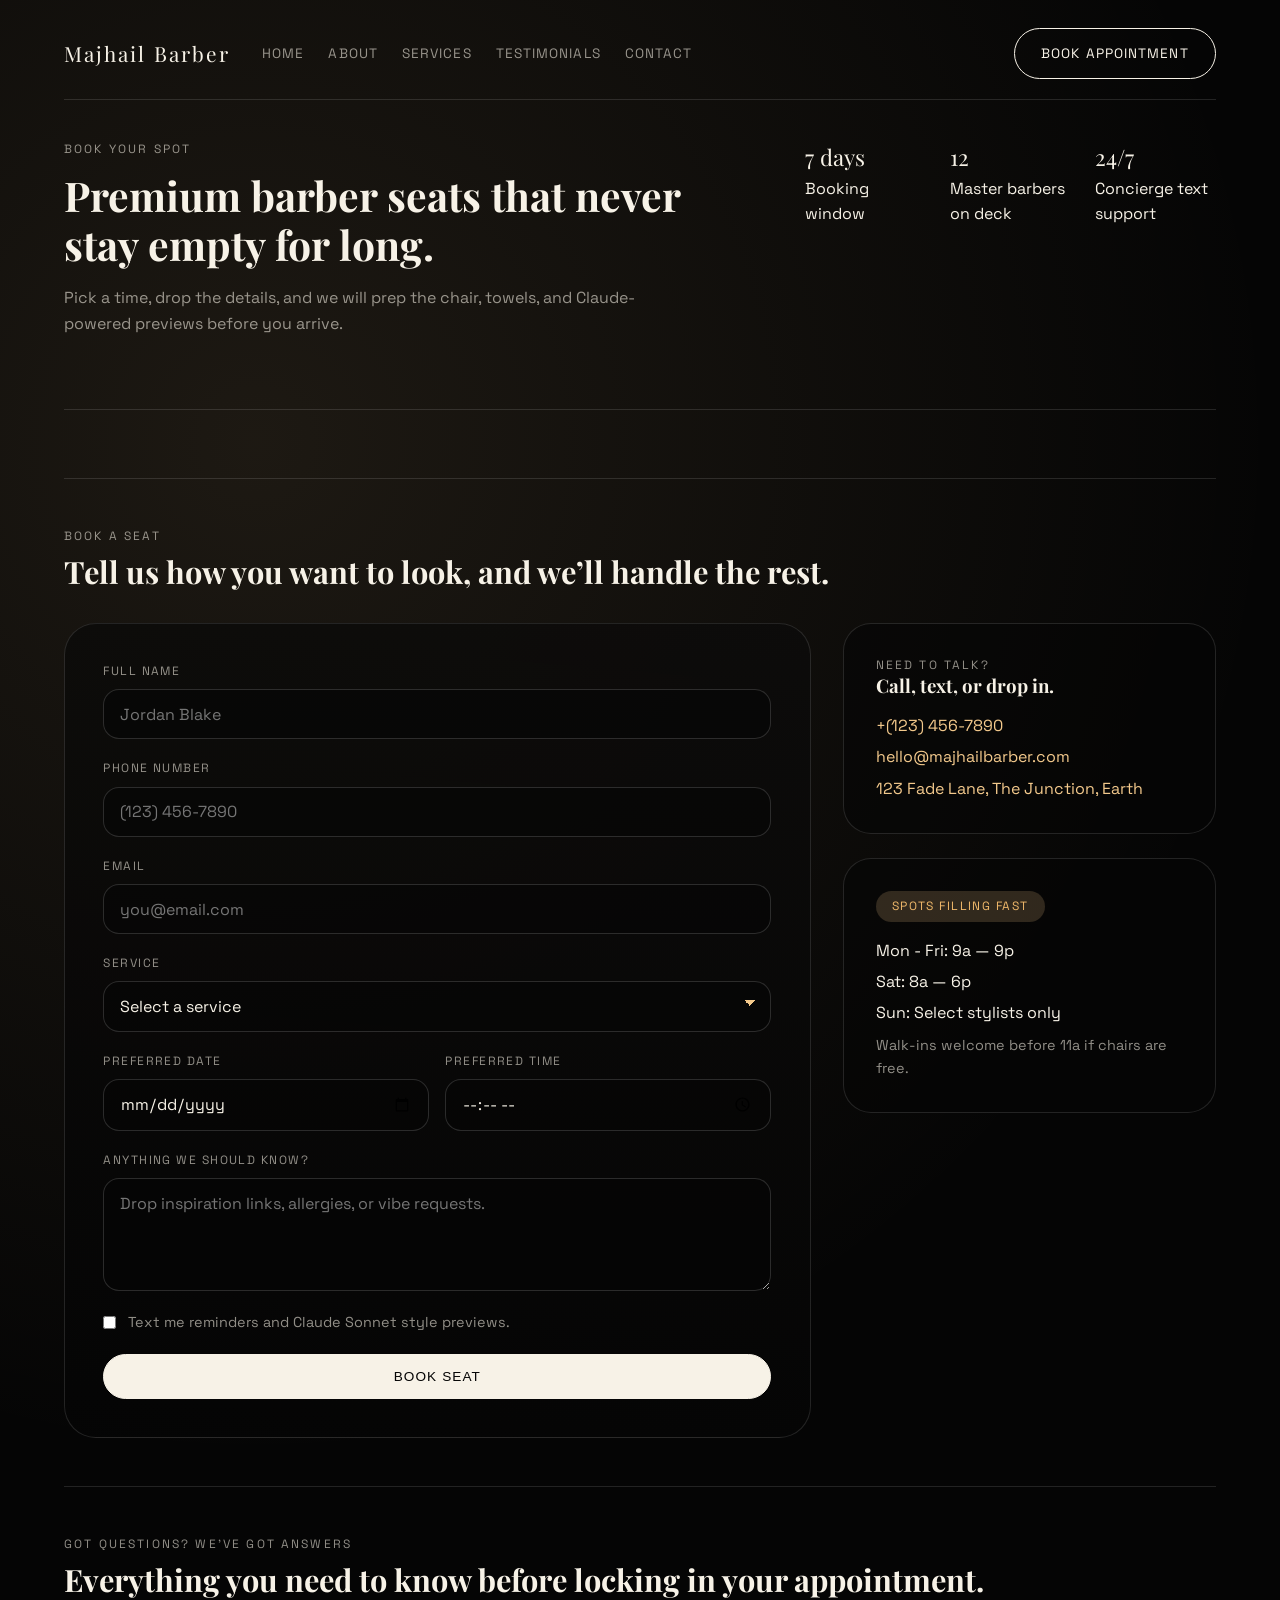
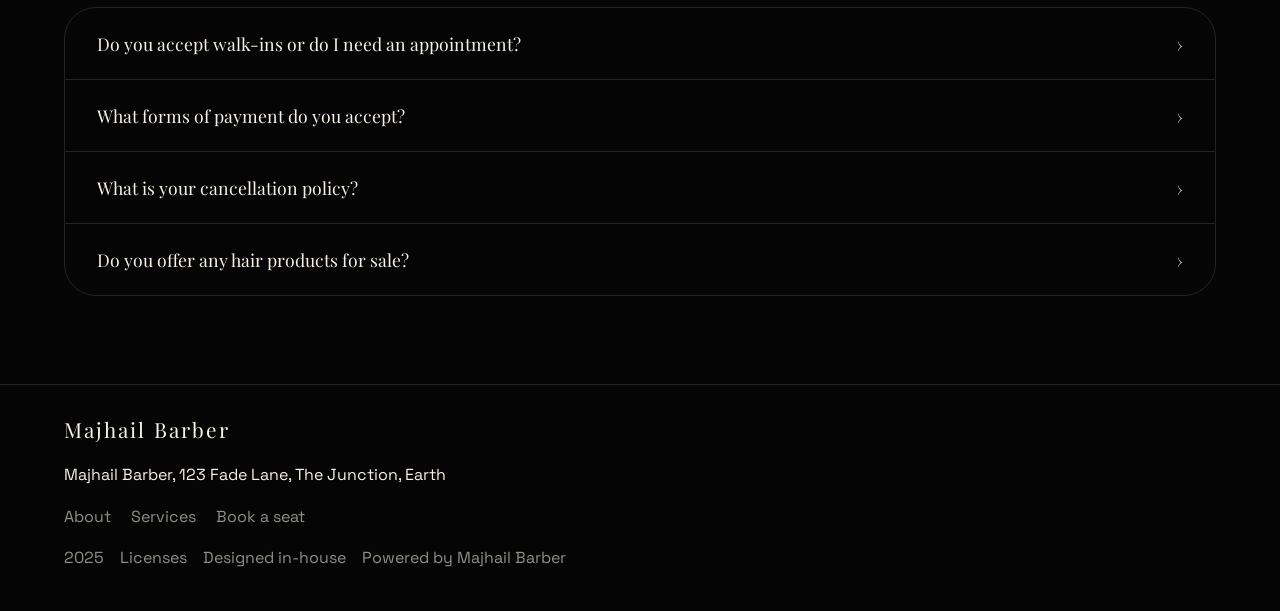
<file: reservations.html>
<!DOCTYPE html>
<html lang="en">
<head>
    <meta charset="UTF-8">
    <meta name="viewport" content="width=device-width, initial-scale=1.0">
    <title>Majhail Barber | Book a Seat</title>
    <link rel="preconnect" href="https://fonts.googleapis.com">
    <link rel="preconnect" href="https://fonts.gstatic.com" crossorigin>
    <link href="https://fonts.googleapis.com/css2?family=Playfair+Display:wght@500;600;700&family=Space+Grotesk:wght@400;500;600&display=swap" rel="stylesheet">
    <link rel="stylesheet" href="styles.css">
</head>
<body class="reserve-page">
    <div class="page" id="top">
        <header class="hero reserve-hero" id="home">
            <nav class="site-nav">
                <a class="logo" href="index.html#home">Majhail Barber</a>
                <button class="nav-toggle" aria-label="Toggle navigation" aria-expanded="false">
                    <span></span>
                    <span></span>
                </button>
                <div class="nav-links" data-nav>
                    <a href="index.html#home">Home</a>
                    <a href="index.html#about">About</a>
                    <a href="index.html#services">Services</a>
                    <a href="index.html#testimonial">Testimonials</a>
                    <a href="index.html#contact">Contact</a>
                </div>
                <a class="btn outline sm-hide" href="reservations.html">Book appointment</a>
            </nav>

            <div class="reserve-hero-content">
                <div>
                    <p class="kicker">Book your spot</p>
                    <h1>Premium barber seats that never stay empty for long.</h1>
                    <p class="lede">Pick a time, drop the details, and we will prep the chair, towels, and Claude-powered previews before you arrive.</p>
                </div>
                <div class="reserve-metrics">
                    <div>
                        <span>7 days</span>
                        <p>Booking window</p>
                    </div>
                    <div>
                        <span>12</span>
                        <p>Master barbers on deck</p>
                    </div>
                    <div>
                        <span>24/7</span>
                        <p>Concierge text support</p>
                    </div>
                </div>
            </div>
        </header>

        <main>
            <section class="section booking" id="book">
                <div class="section-heading">
                    <p class="kicker">Book a seat</p>
                    <h2>Tell us how you want to look, and we’ll handle the rest.</h2>
                </div>
                <div class="booking-grid">
                    <form class="booking-card" id="reservation-form">
                        <div class="form-field">
                            <label for="name">Full name</label>
                            <input type="text" id="name" name="name" placeholder="Jordan Blake" required>
                        </div>
                        <div class="form-field">
                            <label for="phone">Phone number</label>
                            <input type="tel" id="phone" name="phone" placeholder="(123) 456-7890" required>
                        </div>
                        <div class="form-field">
                            <label for="email">Email</label>
                            <input type="email" id="email" name="email" placeholder="you@email.com" required>
                        </div>
                        <div class="form-field">
                            <label for="service">Service</label>
                            <select id="service" name="service" required>
                                <option value="" disabled selected>Select a service</option>
                                <option>Premium fade</option>
                                <option>Hot towel shave</option>
                                <option>Majhail signature package</option>
                                <option>Beard sculpt + facial</option>
                            </select>
                        </div>
                        <div class="form-split">
                            <div class="form-field">
                                <label for="date">Preferred date</label>
                                <input type="date" id="date" name="date" required>
                            </div>
                            <div class="form-field">
                                <label for="time">Preferred time</label>
                                <input type="time" id="time" name="time" required>
                            </div>
                        </div>
                        <div class="form-field">
                            <label for="notes">Anything we should know?</label>
                            <textarea id="notes" name="notes" rows="4" placeholder="Drop inspiration links, allergies, or vibe requests."></textarea>
                        </div>
                        <label class="consent">
                            <input type="checkbox" required>
                            <span>Text me reminders and Claude Sonnet style previews.</span>
                        </label>
                        <button type="submit" class="btn primary">Book seat</button>
                    </form>

                    <aside class="booking-details">
                        <div class="contact-card">
                            <p class="kicker">Need to talk?</p>
                            <h3>Call, text, or drop in.</h3>
                            <ul>
                                <li><a href="tel:+1234567890">+(123) 456-7890</a></li>
                                <li><a href="mailto:hello@majhailbarber.com?subject=Booking inquiry">hello@majhailbarber.com</a></li>
                                <li><a href="https://www.google.com/maps" target="_blank" rel="noreferrer">123 Fade Lane, The Junction, Earth</a></li>
                            </ul>
                        </div>
                        <div class="availability">
                            <p class="status-pill">Spots filling fast</p>
                            <ul>
                                <li>Mon - Fri: 9a — 9p</li>
                                <li>Sat: 8a — 6p</li>
                                <li>Sun: Select stylists only</li>
                            </ul>
                            <p class="muted">Walk-ins welcome before 11a if chairs are free.</p>
                        </div>
                    </aside>
                </div>
            </section>

            <section class="section faq">
                <div class="section-heading">
                    <p class="kicker">Got questions? We've got answers</p>
                    <h2>Everything you need to know before locking in your appointment.</h2>
                </div>
                <div class="faq-list">
                    <article class="faq-item">
                        <button class="faq-question" type="button">
                            Do you accept walk-ins or do I need an appointment?
                            <span>&#x203A;</span>
                        </button>
                        <div class="faq-answer">
                            <p>Walk-ins are cool before 11a, but appointments keep the chair yours. Book online, text us, or call and we will save your slot.</p>
                        </div>
                    </article>
                    <article class="faq-item">
                        <button class="faq-question" type="button">
                            What forms of payment do you accept?
                            <span>&#x203A;</span>
                        </button>
                        <div class="faq-answer">
                            <p>Apple Pay, credit cards, cash, or your corporate line of credit. Tips can be cash or digital—your call.</p>
                        </div>
                    </article>
                    <article class="faq-item">
                        <button class="faq-question" type="button">
                            What is your cancellation policy?
                            <span>&#x203A;</span>
                        </button>
                        <div class="faq-answer">
                            <p>Cancel or reschedule up to 6 hours out with no fee. No-shows will be charged 50% because our barbers prep for you.</p>
                        </div>
                    </article>
                    <article class="faq-item">
                        <button class="faq-question" type="button">
                            Do you offer any hair products for sale?
                            <span>&#x203A;</span>
                        </button>
                        <div class="faq-answer">
                            <p>Yes. We stock our favorite pomades, beard oils, and styling sprays—curated by the Majhail crew for every texture.</p>
                        </div>
                    </article>
                </div>
            </section>
        </main>

        <footer class="site-footer" id="contact">
            <a class="logo" href="index.html#home">Majhail Barber</a>
            <p>Majhail Barber, 123 Fade Lane, The Junction, Earth</p>
            <div class="footer-links">
                <a href="index.html#about">About</a>
                <a href="index.html#services">Services</a>
                <a href="reservations.html">Book a seat</a>
            </div>
            <div class="footer-meta">
                <span>2025</span>
                <a href="index.html#home">Licenses</a>
                <span>Designed in-house</span>
                <span>Powered by Majhail Barber</span>
            </div>
        </footer>
    </div>

    <script src="scripts.js"></script>
</body>
</html>
</file>
<file: styles.css>
* {
    margin: 0;
    padding: 0;
    box-sizing: border-box;
}

:root {
    --bg: #050505;
    --panel: #090807;
    --line: rgba(255, 255, 255, 0.12);
    --muted: rgba(247, 242, 230, 0.58);
    --text: #f7f2e7;
    --accent: #f3c98c;
    --accent-strong: #efb86a;
}

body {
    font-family: 'Space Grotesk', sans-serif;
    background: radial-gradient(circle at 20% 20%, rgba(243, 201, 140, 0.1), transparent 50%), var(--bg);
    color: var(--text);
    min-height: 100vh;
    line-height: 1.6;
}

img {
    max-width: 100%;
    display: block;
}

a {
    color: inherit;
    text-decoration: none;
}

.page {
    overflow: hidden;
}

.hero,
main,
.site-footer {
    padding: 2.5rem clamp(1.5rem, 5vw, 5rem);
}

.site-nav {
    display: flex;
    align-items: center;
    gap: 2rem;
    border-bottom: 1px solid var(--line);
    padding-bottom: 1.25rem;
}

.logo {
    font-family: 'Playfair Display', serif;
    font-size: 1.3rem;
    letter-spacing: 0.1em;
}

.nav-links {
    display: flex;
    gap: 1.5rem;
    text-transform: uppercase;
    letter-spacing: 0.08em;
    font-size: 0.85rem;
    color: var(--muted);
    flex: 1;
}

.nav-toggle {
    display: none;
    flex-direction: column;
    gap: 0.4rem;
    background: transparent;
    border: none;
    margin-left: auto;
}

.nav-toggle span {
    width: 26px;
    height: 2px;
    background: var(--text);
}

.btn {
    display: inline-flex;
    align-items: center;
    justify-content: center;
    gap: 0.5rem;
    border-radius: 999px;
    border: 1px solid var(--line);
    padding: 0.85rem 1.65rem;
    text-transform: uppercase;
    letter-spacing: 0.08em;
    font-size: 0.85rem;
}

.btn.primary {
    background: var(--text);
    color: #050505;
    border-color: var(--text);
}

.btn.ghost {
    border-color: transparent;
    color: var(--text);
}

.btn.outline {
    border-color: var(--text);
}

.btn.text {
    border: none;
    padding: 0;
    text-transform: none;
    font-size: 1rem;
    color: var(--accent);
}

.hero-grid {
    display: grid;
    grid-template-columns: repeat(2, minmax(0, 1fr));
    gap: 3rem;
    margin-top: 2.5rem;
}

.kicker {
    text-transform: uppercase;
    letter-spacing: 0.18em;
    font-size: 0.75rem;
    color: var(--muted);
}

h1,
h2,
h3 {
    font-family: 'Playfair Display', serif;
    line-height: 1.2;
}

h1 {
    font-size: clamp(2.1rem, 3.2vw, 3.4rem);
    margin: 0.75rem 0 1rem;
}

h2 {
    font-size: clamp(1.5rem, 2.4vw, 2.1rem);
    margin: 0.5rem 0;
}

.lede {
    color: var(--muted);
    max-width: 38rem;
    margin-bottom: 2rem;
}

.hero-ctas {
    display: flex;
    gap: 1rem;
    flex-wrap: wrap;
}

.hero-stats {
    display: grid;
    grid-template-columns: repeat(3, minmax(0, 1fr));
    gap: 1.5rem;
    margin-top: 2.5rem;
}

.hero-stats dt {
    font-size: 2.25rem;
}

.hero-stats dd {
    color: var(--muted);
}

.hero-media {
    position: relative;
}

.hero-photo {
    border-radius: 36px;
    border: 1px solid var(--line);
    box-shadow: 0 35px 80px rgba(0, 0, 0, 0.65);
    aspect-ratio: 3 / 4;
    overflow: hidden;
    position: relative;
}

.hero-photo img {
    width: 100%;
    height: 100%;
    object-fit: cover;
    display: block;
    opacity: 0.82;
}

.hero-pill {
    position: absolute;
    bottom: 1.5rem;
    left: 50%;
    transform: translateX(-50%);
    background: rgba(7, 7, 7, 0.9);
    border: 1px solid rgba(255, 255, 255, 0.16);
    padding: 0.85rem 1.5rem;
    border-radius: 999px;
    font-size: 0.85rem;
    text-transform: uppercase;
    letter-spacing: 0.08em;
    text-align: center;
}

.hero-pill strong {
    display: block;
    font-size: 0.95rem;
    letter-spacing: 0.1em;
}

.section {
    border-top: 1px solid var(--line);
    padding: 3rem 0;
}

.intro {
    display: grid;
    grid-template-columns: repeat(2, minmax(0, 1fr));
    gap: 3rem;
}

.intro-links {
    display: grid;
    gap: 1rem;
}

.intro-visual img {
    border-radius: 28px;
    width: 100%;
    object-fit: cover;
    aspect-ratio: 4 / 3;
    opacity: 0.82;
    display: block;
}

.intro-stat {
    border-bottom: 1px solid var(--line);
    padding-bottom: 1rem;
}

.intro-stat span {
    font-size: 1.6rem;
    display: block;
}

.feature-grid {
    display: grid;
    grid-template-columns: repeat(auto-fit, minmax(240px, 1fr));
    gap: 1.5rem;
}

.feature-grid article,
.services-grid article,
.testimonial-card {
    border: 1px solid var(--line);
    border-radius: 28px;
    padding: 1.5rem;
    background: linear-gradient(185deg, rgba(13, 12, 11, 0.95), rgba(5, 5, 5, 0.92));
    box-shadow: 0 30px 60px rgba(0, 0, 0, 0.4);
}

.gallery-strip {
    border-top: 1px solid var(--line);
    padding: 2rem 0;
    display: grid;
    grid-template-columns: repeat(3, 1fr);
    gap: 1rem;
}

.gallery-strip img {
    border-radius: 20px;
    aspect-ratio: 4 / 3;
    width: 100%;
    object-fit: cover;
    opacity: 0.78;
    display: block;
    transition: opacity 0.25s ease;
}

.gallery-strip img:hover {
    opacity: 1;
}

.services-grid {
    display: grid;
    grid-template-columns: repeat(auto-fit, minmax(220px, 1fr));
    gap: 1.5rem;
}

.service-pill {
    display: inline-flex;
    border: 1px solid rgba(255, 255, 255, 0.2);
    border-radius: 999px;
    padding: 0.35rem 1rem;
    letter-spacing: 0.08em;
    text-transform: uppercase;
    font-size: 0.8rem;
    margin-bottom: 1rem;
}

.services-grid a {
    color: var(--accent-strong);
    border-bottom: 1px solid transparent;
    display: inline-flex;
    align-items: center;
    gap: 0.5rem;
}

.services-grid a:hover {
    border-color: var(--accent);
}

.service-footer {
    display: flex;
    align-items: center;
    justify-content: space-between;
    margin-top: 1.25rem;
    border-top: 1px solid var(--line);
    padding-top: 1rem;
}

.service-price {
    font-family: 'Playfair Display', serif;
    font-size: 1.5rem;
    color: var(--accent);
}

/* Products section */
.products .section-heading p:last-child {
    color: var(--muted);
    margin-top: 0.25rem;
}

.products-grid {
    display: grid;
    grid-template-columns: repeat(auto-fit, minmax(240px, 1fr));
    gap: 1.5rem;
    margin-top: 2rem;
}

.product-card {
    border: 1px solid var(--line);
    border-radius: 28px;
    overflow: hidden;
    background: linear-gradient(185deg, rgba(13, 12, 11, 0.95), rgba(5, 5, 5, 0.92));
    box-shadow: 0 20px 50px rgba(0, 0, 0, 0.4);
    display: flex;
    flex-direction: column;
}

.product-img {
    aspect-ratio: 4 / 3;
    overflow: hidden;
}

.product-img img {
    width: 100%;
    height: 100%;
    object-fit: cover;
    display: block;
    opacity: 0.85;
    transition: opacity 0.3s ease, transform 0.35s ease;
}

.product-card:hover .product-img img {
    opacity: 1;
    transform: scale(1.04);
}

.product-info {
    padding: 1.4rem;
    display: flex;
    flex-direction: column;
    gap: 0.5rem;
    flex: 1;
}

.product-tag {
    display: inline-flex;
    border: 1px solid rgba(255, 255, 255, 0.2);
    border-radius: 999px;
    padding: 0.25rem 0.85rem;
    letter-spacing: 0.08em;
    text-transform: uppercase;
    font-size: 0.75rem;
    color: var(--muted);
    width: fit-content;
}

.product-info h3 {
    font-size: 1.1rem;
    margin: 0;
}

.product-info p {
    color: var(--muted);
    font-size: 0.9rem;
    line-height: 1.5;
}

.product-footer {
    display: flex;
    align-items: center;
    justify-content: space-between;
    margin-top: auto;
    padding-top: 1rem;
    border-top: 1px solid var(--line);
}

.product-price {
    font-family: 'Playfair Display', serif;
    font-size: 1.4rem;
    color: var(--accent);
}

.product-footer .btn.primary {
    padding: 0.55rem 1.1rem;
    font-size: 0.78rem;
}

.testimonial-shell {
    display: flex;
    align-items: center;
    gap: 1rem;
}

.testimonial-card .quote {
    font-size: 1.55rem;
    font-family: 'Playfair Display', serif;
    margin-bottom: 1rem;
    color: var(--text);
}

.slider-btn {
    width: 48px;
    height: 48px;
    border-radius: 50%;
    border: 1px solid rgba(255, 255, 255, 0.18);
    background: rgba(6, 6, 6, 0.7);
    color: var(--text);
    font-size: 1.2rem;
}

.cta-card {
    border-radius: 36px;
    border: 1px solid rgba(255, 255, 255, 0.14);
    padding: clamp(2rem, 4vw, 3.5rem);
    display: flex;
    justify-content: space-between;
    align-items: center;
    gap: 2rem;
    background: linear-gradient(120deg, rgba(245, 216, 168, 0.16), rgba(5, 5, 5, 0.95));
    box-shadow: 0 25px 60px rgba(0, 0, 0, 0.45);
}

.reserve-page .hero,
.reserve-page main,
.reserve-page .site-footer {
    padding-top: 1.75rem;
}

.reserve-hero {
    min-height: auto;
}

.reserve-hero-content {
    display: flex;
    justify-content: space-between;
    gap: 3rem;
    padding-top: 2.5rem;
    border-bottom: 1px solid var(--line);
    padding-bottom: 2.5rem;
}

.reserve-metrics {
    display: grid;
    grid-template-columns: repeat(3, minmax(0, 1fr));
    gap: 1.5rem;
}

.reserve-metrics span {
    display: block;
    font-size: 1.4rem;
    font-family: 'Playfair Display', serif;
}

.booking-grid {
    display: grid;
    grid-template-columns: minmax(0, 2fr) minmax(0, 1fr);
    gap: 2rem;
    margin-top: 2rem;
}

.booking-card {
    border: 1px solid var(--line);
    border-radius: 32px;
    padding: clamp(1.5rem, 3vw, 2.75rem);
    background: linear-gradient(185deg, rgba(13, 12, 11, 0.95), rgba(5, 5, 5, 0.92));
    display: flex;
    flex-direction: column;
    gap: 1.25rem;
}

.form-field {
    display: flex;
    flex-direction: column;
    gap: 0.5rem;
}

.form-field label {
    text-transform: uppercase;
    letter-spacing: 0.12em;
    font-size: 0.75rem;
    color: var(--muted);
}

.form-field input,
.form-field select,
.form-field textarea {
    border-radius: 16px;
    border: 1px solid rgba(255, 255, 255, 0.15);
    background: rgba(5, 5, 5, 0.6);
    color: var(--text);
    padding: 0.85rem 1rem;
    font-family: inherit;
    font-size: 1rem;
}

.form-field select {
    appearance: none;
    background-image: linear-gradient(45deg, transparent 50%, var(--accent) 50%), linear-gradient(135deg, var(--accent) 50%, transparent 50%);
    background-position: calc(100% - 20px) calc(1rem + 2px), calc(100% - 15px) calc(1rem + 2px);
    background-size: 6px 6px, 6px 6px;
    background-repeat: no-repeat;
}

.form-split {
    display: grid;
    grid-template-columns: repeat(2, minmax(0, 1fr));
    gap: 1rem;
}

.consent {
    display: flex;
    align-items: center;
    gap: 0.75rem;
    font-size: 0.9rem;
    color: var(--muted);
}

.consent input {
    accent-color: var(--accent);
}

.booking-details {
    display: flex;
    flex-direction: column;
    gap: 1.5rem;
}

.contact-card,
.availability {
    border: 1px solid var(--line);
    border-radius: 28px;
    padding: 2rem;
    background: rgba(5, 5, 5, 0.6);
}

.contact-card ul,
.availability ul {
    list-style: none;
    display: flex;
    flex-direction: column;
    gap: 0.35rem;
    margin-top: 1rem;
}

.contact-card a {
    color: var(--accent);
}

.status-pill {
    display: inline-flex;
    padding: 0.35rem 1rem;
    border-radius: 999px;
    background: rgba(243, 201, 140, 0.18);
    color: var(--accent-strong);
    text-transform: uppercase;
    letter-spacing: 0.12em;
    font-size: 0.75rem;
}

.muted {
    color: var(--muted);
    font-size: 0.9rem;
    margin-top: 0.5rem;
}

.faq-list {
    border: 1px solid var(--line);
    border-radius: 32px;
    overflow: hidden;
}

.faq-item + .faq-item {
    border-top: 1px solid var(--line);
}

.faq-question {
    width: 100%;
    background: none;
    border: none;
    color: var(--text);
    font-size: 1.1rem;
    font-family: 'Playfair Display', serif;
    display: flex;
    justify-content: space-between;
    align-items: center;
    padding: 1.5rem 2rem;
    cursor: pointer;
}

.faq-question span {
    transition: transform 0.2s ease;
}

.faq-answer {
    max-height: 0;
    overflow: hidden;
    transition: max-height 0.25s ease;
    padding: 0 2rem;
}

.faq-item.open .faq-answer {
    max-height: 300px;
    padding-bottom: 1.5rem;
}

.faq-item.open .faq-question span {
    transform: rotate(90deg);
}

.site-footer {
    border-top: 1px solid var(--line);
    display: flex;
    flex-direction: column;
    gap: 1rem;
}

.footer-links {
    display: flex;
    gap: 1.25rem;
    color: var(--muted);
    flex-wrap: wrap;
}

.footer-meta {
    display: flex;
    gap: 1rem;
    flex-wrap: wrap;
    color: var(--muted);
}

@media (max-width: 900px) {
    .hero-grid,
    .intro {
        grid-template-columns: 1fr;
    }

    .hero-ctas {
        flex-direction: column;
        align-items: flex-start;
    }

    .hero-stats {
        grid-template-columns: repeat(auto-fit, minmax(160px, 1fr));
    }

    .reserve-hero-content {
        flex-direction: column;
    }

    .reserve-metrics {
        grid-template-columns: repeat(auto-fit, minmax(140px, 1fr));
    }

    .booking-grid {
        grid-template-columns: 1fr;
    }

    .form-split {
        grid-template-columns: 1fr;
    }

    .gallery-strip {
        grid-template-columns: 1fr;
    }
}

@media (max-width: 720px) {
    .nav-toggle {
        display: flex;
    }

    .nav-links {
        position: absolute;
        inset: auto 1.5rem auto;
        top: 100px;
        flex-direction: column;
        background: #050505;
        border: 1px solid var(--line);
        border-radius: 18px;
        padding: 1.25rem;
        display: none;
    }

    .nav-links.open {
        display: flex;
    }

    .sm-hide {
        display: none;
    }

    .cta-card {
        flex-direction: column;
        text-align: center;
    }

    .reserve-hero-content {
        padding-bottom: 1.5rem;
    }

    .faq-question {
        padding: 1.25rem 1.5rem;
    }
}
</file>
